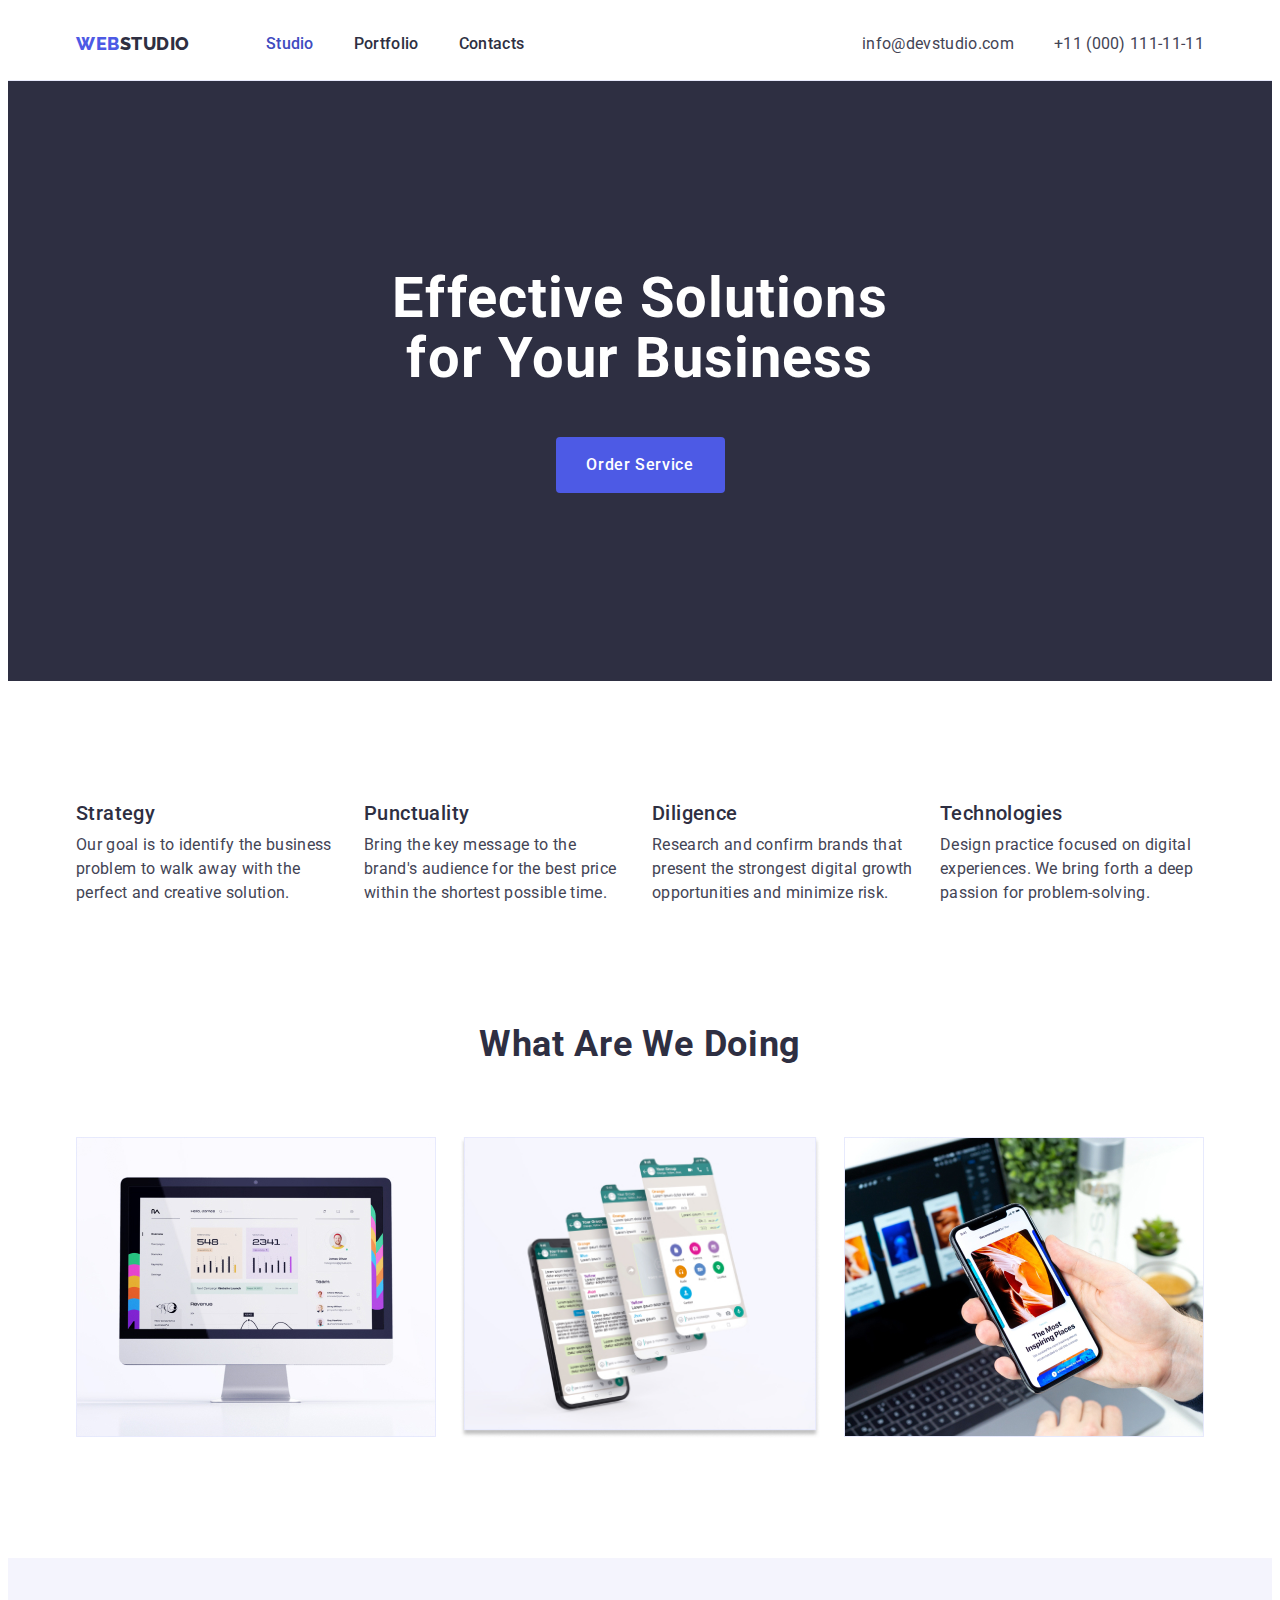
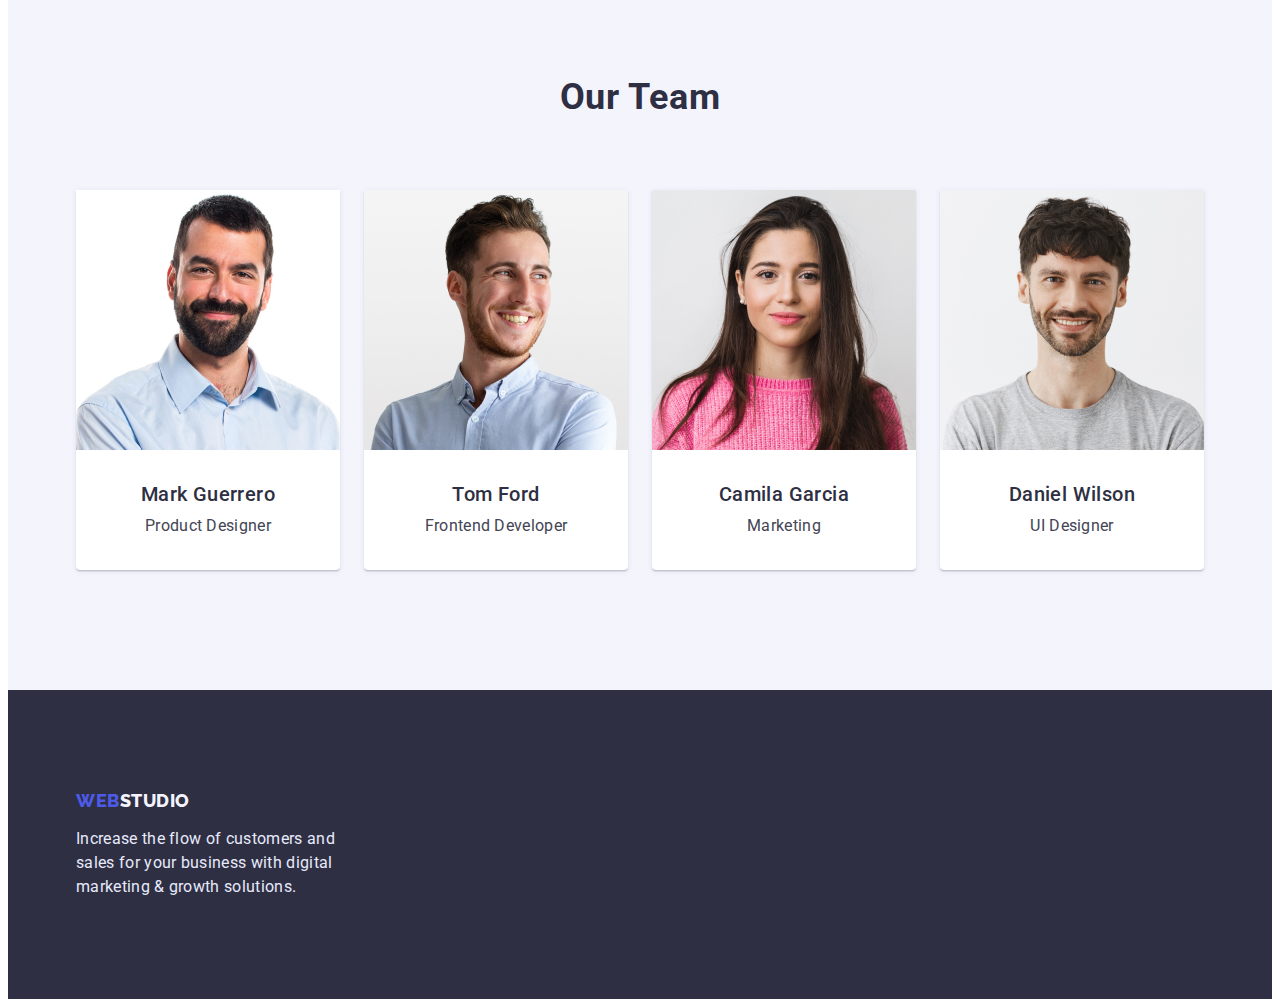
<file: index.html>
<!DOCTYPE html>
<html lang="en">
  <head>
    <meta charset="UTF-8" />
    <meta http-equiv="X-UA-Compatible" content="IE=edge" />
    <meta name="viewport" content="width=device-width, initial-scale=1.0" />
    <title>WebStudio</title>
    <link rel="preconnect" href="https://fonts.googleapis.com" />
    <link rel="preconnect" href="https://fonts.gstatic.com" crossorigin />
    <link
      href="https://fonts.googleapis.com/css2?family=Raleway:wght@800&family=Roboto:wght@400;500;700;900&display=swap"
      rel="stylesheet"
    />
    <link
      rel="stylesheet"
      href="https://cdnjs.cloudflare.com/ajax/libs/modern-normalize/1.1.0/modern-normalize.min.css"
      integrity="sha512-wpPYUAdjBVSE4KJnH1VR1HeZfpl1ub8YT/NKx4PuQ5NmX2tKuGu6U/JRp5y+Y8XG2tV+wKQpNHVUX03MfMFn9Q=="
      crossorigin="anonymous"
      referrerpolicy="no-referrer"
    />
    <link rel="stylesheet" href="./css/styles.css" />
  </head>
  <body>
    <header class="header">
      <div class="container header-container">
        <nav class="header_navigation">
          <a class="header-logo link" href="./index.html"
            ><span class="header-web">Web</span>Studio</a
          >
          <ul class="header-list list">
            <li class="header-item">
              <a class="header-link current link" href="./index.html">Studio</a>
            </li>
            <li class="header-item">
              <a class="header-link link" href="./portfolio.html">Portfolio</a>
            </li>
            <li class="header-item">
              <a class="header-link link" href="">Contacts</a>
            </li>
          </ul>
        </nav>
        <address class="adress">
          <ul class="adress-list list">
            <li class="adress-item">
              <a class="adress-link link" href="mailto:info@devstudio.com"
                >info@devstudio.com</a
              >
            </li>
            <li class="adress-item">
              <a class="adress-link link" href="tel:+110001111111"
                >+11 (000) 111-11-11</a
              >
            </li>
          </ul>
        </address>
      </div>
    </header>
    <main>
      <section class="hero">
        <div class="container">
          <h1 class="hero-title">Effective Solutions for Your Business</h1>
          <button class="hero-button" type="button">Order Service</button>
        </div>
      </section>
      <section class="features">
        <div class="container">
          <h2 class="visually-hidden">Features</h2>
          <ul class="features-list list">
            <li class="features-item">
              <h3 class="features-subtitle">Strategy</h3>
              <p class="features-text text">
                Our goal is to identify the business problem to walk away with
                the perfect and creative solution.
              </p>
            </li>
            <li class="features-item">
              <h3 class="features-subtitle">Punctuality</h3>
              <p class="features-text text">
                Bring the key message to the brand's audience for the best price
                within the shortest possible time.
              </p>
            </li>
            <li class="features-item">
              <h3 class="features-subtitle">Diligence</h3>
              <p class="features-text text">
                Research and confirm brands that present the strongest digital
                growth opportunities and minimize risk.
              </p>
            </li>
            <li class="features-item">
              <h3 class="features-subtitle">Technologies</h3>
              <p class="features-text text">
                Design practice focused on digital experiences. We bring forth a
                deep passion for problem-solving.
              </p>
            </li>
          </ul>
        </div>
      </section>
      <section class="doing">
        <div class="container">
          <h2 class="doing-title">What are we doing</h2>
          <ul class="doing-list list">
            <li class="doing-item">
              <img
                src="./images/img1.jpg"
                alt="photo of computer"
                width="360"
              />
            </li>
            <li class="doing-item">
              <img
                src="./images/img2.jpg"
                alt="photo of screens mobile"
                width="360"
              />
            </li>
            <li class="doing-item">
              <img src="./images/img3.jpg" alt="photo of mobile" width="360" />
            </li>
          </ul>
        </div>
      </section>
      <section class="team">
        <div class="container">
          <h2 class="team-title">Our Team</h2>
          <ul class="team-list list">
            <li class="team-item">
              <img
                src="./images/teamcard1.jpg"
                alt="photo Product Designer"
                width="264"
              />
              <div class="team-cont">
                <h3 class="team-subtitle">Mark Guerrero</h3>
                <p class="team-text text">Product Designer</p>
              </div>
            </li>
            <li class="team-item">
              <img
                src="./images/teamcard2.jpg"
                alt="photo Frontend Developer"
                width="264"
              />
              <div class="team-cont">
                <h3 class="team-subtitle">Tom Ford</h3>
                <p class="team-text text">Frontend Developer</p>
              </div>
            </li>
            <li class="team-item">
              <img
                src="./images/teamcard3.jpg"
                alt="photo Marketing"
                width="264"
              />
              <div class="team-cont">
                <h3 class="team-subtitle">Camila Garcia</h3>
                <p class="team-text text">Marketing</p>
              </div>
            </li>
            <li class="team-item">
              <img
                src="./images/teamcard4.jpg"
                alt="photo UI Designer"
                width="264"
              />
              <div class="team-cont">
                <h3 class="team-subtitle">Daniel Wilson</h3>
                <p class="team-text text">UI Designer</p>
              </div>
            </li>
          </ul>
        </div>
      </section>
    </main>
    <footer class="footer">
      <div class="container">
        <a class="footer-logo link" href="./index.html"
          ><span class="footer-web">Web</span>Studio</a
        >
        <p class="footer-text text">
          Increase the flow of customers and sales for your business with
          digital marketing & growth solutions.
        </p>
      </div>
    </footer>
  </body>
</html>
</file>
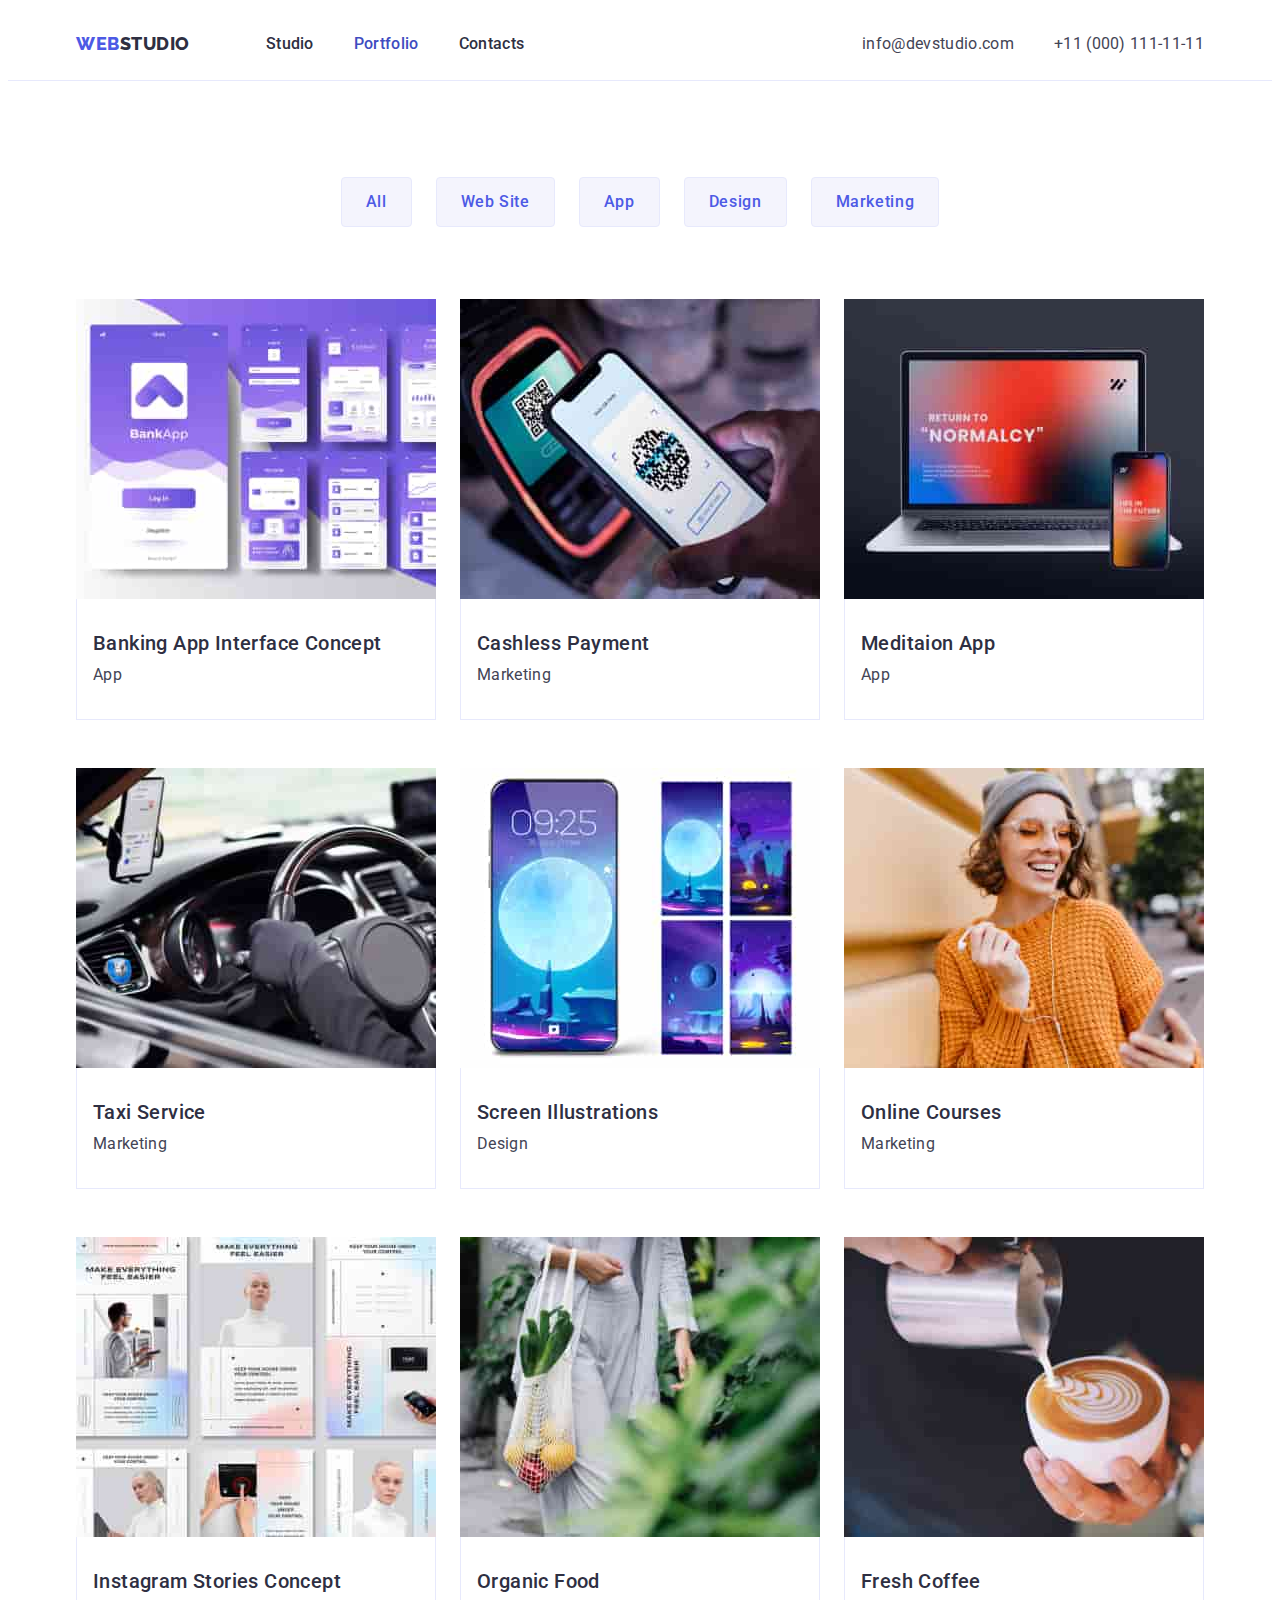
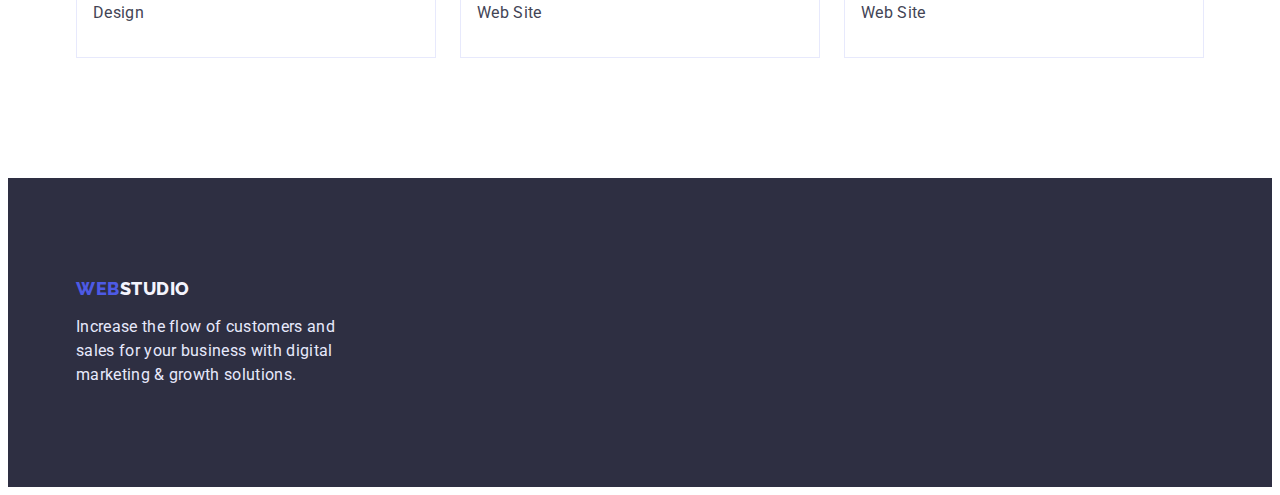
<file: portfolio.html>
<!DOCTYPE html>
<html lang="en">
  <head>
    <meta charset="UTF-8" />
    <meta http-equiv="X-UA-Compatible" content="IE=edge" />
    <meta name="viewport" content="width=device-width, initial-scale=1.0" />
    <title>WebStudio</title>
    <link rel="preconnect" href="https://fonts.googleapis.com" />
    <link rel="preconnect" href="https://fonts.gstatic.com" crossorigin />
    <link
      href="https://fonts.googleapis.com/css2?family=Raleway:wght@800&family=Roboto:wght@400;500;700;900&display=swap"
      rel="stylesheet"
    />
    <link
      rel="stylesheet"
      href="https://cdnjs.cloudflare.com/ajax/libs/modern-normalize/1.1.0/modern-normalize.min.css"
      integrity="sha512-wpPYUAdjBVSE4KJnH1VR1HeZfpl1ub8YT/NKx4PuQ5NmX2tKuGu6U/JRp5y+Y8XG2tV+wKQpNHVUX03MfMFn9Q=="
      crossorigin="anonymous"
      referrerpolicy="no-referrer"
    />
    <link rel="stylesheet" href="./css/styles.css" />
  </head>
  <body>
    <header class="header">
      <div class="container header-container">
        <nav class="header_navigation">
          <a class="header-logo link" href="./index.html"
            ><span class="header-web">Web</span>Studio</a
          >
          <ul class="header-list list">
            <li class="header-item">
              <a class="header-link link" href="./index.html">Studio</a>
            </li>
            <li class="header-item">
              <a class="header-link current link" href="./portfolio.html"
                >Portfolio</a
              >
            </li>
            <li class="header-item">
              <a class="header-link link" href="">Contacts</a>
            </li>
          </ul>
        </nav>
        <address class="adress">
          <ul class="adress-list list">
            <li class="adress-item">
              <a class="adress-link link" href="mailto:info@devstudio.com"
                >info@devstudio.com</a
              >
            </li>
            <li class="adress-item">
              <a class="adress-link link" href="tel:+110001111111"
                >+11 (000) 111-11-11</a
              >
            </li>
          </ul>
        </address>
      </div>
    </header>
    <main>
      <section class="portfolio">
        <div class="container">
          <h1 class="works visually-hidden">Our works</h1>
          <ul class="works-list list">
            <li class="works-item">
              <button class="works-button" type="button">All</button>
            </li>
            <li class="works-item">
              <button class="works-button" type="button">Web Site</button>
            </li>
            <li class="works-item">
              <button class="works-button" type="button">App</button>
            </li>
            <li class="works-item">
              <button class="works-button" type="button">Design</button>
            </li>
            <li class="works-item">
              <button class="works-button" type="button">Marketing</button>
            </li>
          </ul>
          <ul class="offers-list list">
            <li class="offers-item">
              <a class="offers-link link" href=""
                ><img
                  src="./images/bankingapp.jpg"
                  alt="Banking app"
                  width="360"
                />
                <div class="offers-choice">
                  <h2 class="offers-title">Banking App Interface Concept</h2>
                  <p class="offers-text">App</p>
                </div></a
              >
            </li>

            <li class="offers-item">
              <a class="offers-link link" href=""
                ><img
                  src="./images/cashlesspayment.jpg"
                  alt="Mobile telephone"
                  width="360"
                />
                <div class="offers-choice">
                  <h2 class="offers-title">Cashless Payment</h2>
                  <p class="offers-text">Marketing</p>
                </div></a
              >
            </li>

            <li class="offers-item">
              <a class="offers-link link" href=""
                ><img
                  src="./images/meditaioonapp.jpg"
                  alt="Computer and mobile"
                  width="360"
                />
                <div class="offers-choice">
                  <h2 class="offers-title">Meditaion App</h2>
                  <p class="offers-text">App</p>
                </div></a
              >
            </li>

            <li class="offers-item">
              <a class="offers-link link" href=""
                ><img
                  src="./images/taxiservice.jpg"
                  alt="Venicle interior"
                  width="360"
                />
                <div class="offers-choice">
                  <h2 class="offers-title">Taxi Service</h2>
                  <p class="offers-text">Marketing</p>
                </div></a
              >
            </li>

            <li class="offers-item">
              <a class="offers-link link" href=""
                ><img
                  src="./images/screenillustr.jpg"
                  alt="Screenshots"
                  width="360"
                />
                <div class="offers-choice">
                  <h2 class="offers-title">Screen Illustrations</h2>
                  <p class="offers-text">Design</p>
                </div></a
              >
            </li>

            <li class="offers-item">
              <a class="offers-link link" href=""
                ><img
                  src="./images/onlinecourses.jpg"
                  alt="Girl with mobile"
                  width="360"
                />
                <div class="offers-choice">
                  <h2 class="offers-title">Online Courses</h2>
                  <p class="offers-text">Marketing</p>
                </div></a
              >
            </li>

            <li class="offers-item">
              <a class="offers-link link" href=""
                ><img
                  src="./images/instagramstories.jpg"
                  alt="Image from instagram"
                  width="360"
                />
                <div class="offers-choice">
                  <h2 class="offers-title">Instagram Stories Concept</h2>
                  <p class="offers-text">Design</p>
                </div></a
              >
            </li>

            <li class="offers-item">
              <a class="offers-link link" href=""
                ><img
                  src="./images/organicfood.jpg"
                  alt="Bag with food"
                  width="360"
                />
                <div class="offers-choice">
                  <h2 class="offers-title">Organic Food</h2>
                  <p class="offers-text">Web Site</p>
                </div></a
              >
            </li>

            <li class="offers-item">
              <a class="offers-link link" href=""
                ><img
                  src="./images/freshcofee.jpg"
                  alt="Cup of coffe"
                  width="360"
                />
                <div class="offers-choice">
                  <h2 class="offers-title">Fresh Coffee</h2>
                  <p class="offers-text">Web Site</p>
                </div></a
              >
            </li>
          </ul>
        </div>
      </section>
    </main>
    <footer class="footer">
      <div class="container">
        <a class="footer-logo link" href="./index.html"
          ><span class="footer-web">Web</span>Studio</a
        >
        <p class="footer-text text">
          Increase the flow of customers and sales for your business with
          digital marketing & growth solutions.
        </p>
      </div>
    </footer>
  </body>
</html>
</file>
<file: css/styles.css>
:root {
  --main-text-color: #2e2f42;
  --second-text-color: #434455;
  --main-backgraund-color: #ffffff;
  --accent-active-color: #404bbf;
  --accent-passive-color: #4d5ae5;
  --footer-text-color: #e7e9fc;
  --footer-logo-color: #f4f4fd;
  --typical-lh: 1.5;
}
* {
  box-sizing: border-box;
}
p,
h1,
h2,
h3,
h4,
h5,
h6 {
  margin: 0;
}
ul {
  margin: 0;
  padding: 0;
}
body {
  font-family: 'Roboto', sans-serif;
  background-color: var(--main-backgraund-color);
  color: var(--main-text-color);
}
.container {
  width: 1158px;
  padding: 0 15px;
  margin: 0 auto;
}
.link {
  text-decoration: none;
}
.list {
  list-style: none;
}
.text {
  font-size: 16px;
  line-height: var(--typical-lh);
  letter-spacing: 0.02em;
}
img {
  display: block;
  max-width: 100%;
  height: auto;
}
/*----------------------------Header----------------------------*/
.header {
  background-color: var(--main-backgraund-color);
  border-bottom: 1px solid var(--footer-text-color);
}
.header-container {
  display: flex;
  padding-top: 24px;
  padding-bottom: 24px;
  align-items: center;
}
.header_navigation {
  display: flex;
}
.header-logo {
  font-family: 'Raleway', sans-serif;
  font-weight: 800;
  font-size: 18px;
  line-height: 1.33;
  letter-spacing: 0.03em;
  text-transform: uppercase;
  color: var(--main-text-color);
  margin-right: 76px;
}
.header-list {
  display: flex;
  gap: 40px;
}
.header-item {
}
.header-link {
  font-weight: 500;
  font-size: 16px;
  line-height: var(--typical-lh);
  letter-spacing: 0.02em;
  color: var(--main-text-color);
}
.header-web {
  color: var(--accent-passive-color);
}
.header-link:hover,
.header-link:focus,
.header-link.current {
  color: var(--accent-active-color);
}
.adress {
  margin-left: auto;
}
.adress-list {
  display: flex;
  gap: 40px;
}
.adress-item {
}
.adress-link {
  font-style: normal;
  font-weight: 400;
  font-size: 16px;
  line-height: var(--typical-lh);
  letter-spacing: 0.02em;
  color: var(--second-text-color);
  padding-top: 10px;
  padding-bottom: 10px;
}
.adress-link:hover,
.adress-link:focus {
  color: var(--accent-active-color);
}
/*----------------------------Hero----------------------------*/
.hero {
  background-color: var(--main-text-color);
  padding-top: 188px;
  padding-bottom: 188px;
}
.hero-title {
  font-size: 56px;
  text-align: center;
  line-height: 1.07;
  letter-spacing: 0.02em;
  color: var(--main-backgraund-color);
  max-width: 496px;
  margin: auto;
  margin-bottom: 48px;
}
.hero-button {
  margin: 0 auto;
  display: block;
  font-family: inherit;
  font-weight: 500;
  font-size: 16px;
  line-height: var(--typical-lh);
  letter-spacing: 0.04em;
  background-color: var(--accent-passive-color);
  color: var(--main-backgraund-color);
  cursor: pointer;
  width: 169px;
  height: 56px;
  border: none;
  border-radius: 4px;
}
.hero-button:hover,
.hero-button:focus {
  background-color: var(--accent-active-color);
}
/*----------------------------Features----------------------------*/
.features {
  padding-bottom: 120px;
  padding-top: 120px;
}
.visually-hidden {
  position: absolute;
  white-space: nowrap;
  width: 1px;
  height: 1px;
  overflow: hidden;
  border: 0;
  padding: 0;
  clip: rect(0 0 0 0);
  clip-path: inset(50%);
  margin: -1px;
}
.features-list {
  display: flex;
  gap: 24px;
}
.features-item {
  flex-basis: calc((100% - 72px) / 4);
}
.features-subtitle {
  font-weight: 500;
  font-size: 20px;
  line-height: 1.2;
  letter-spacing: 0.02em;
  color: var(--main-text-color);
  margin-bottom: 8px;
}
.features-text {
  color: var(--second-text-color);
}
/*----------------------------Doing----------------------------*/
.doing {
  padding-bottom: 120px;
}
.doing-title {
  font-size: 36px;
  line-height: 1.11;
  letter-spacing: 0.02em;
  color: var(--main-text-color);
  text-align: center;
  text-transform: capitalize;
  margin-bottom: 72px;
}
.doing-list {
  display: flex;
  gap: 24px;
}
.doing-item {
  width: calc((100% - 48px) / 3);
}
/*----------------------------Team----------------------------*/
.team {
  background-color: var(--footer-logo-color);
  padding-top: 120px;
  padding-bottom: 120px;
}
.team-title {
  font-size: 36px;
  line-height: 1.11;
  letter-spacing: 0.02em;
  text-transform: capitalize;
  color: var(--main-text-color);
  margin-bottom: 72px;
  text-align: center;
  text-transform: capitalize;
}
.team-list {
  display: flex;
  gap: 24px;
}
.team-item {
  background-color: var(--main-backgraund-color);
  width: calc((100% -72px) / 4);
  box-shadow: 0px 1px 6px rgba(46, 47, 66, 0.08),
    0px 1px 1px rgba(46, 47, 66, 0.16), 0px 2px 1px rgba(46, 47, 66, 0.08);
  border-radius: 0px 0px 4px 4px;
}
.team-cont {
  padding-top: 32px;
  padding-bottom: 32px;
}
.team-subtitle {
  font-weight: 500;
  font-size: 20px;
  line-height: 1.2;
  letter-spacing: 0.02em;
  color: var(--main-text-color);
  text-align: center;
}
.team-text {
  margin-top: 8px;
  color: var(--second-text-color);
  text-align: center;
}
/*----------------------------Footer----------------------------*/
.footer {
  background: var(--main-text-color);
  padding-top: 100px;
  padding-bottom: 100px;
}
.footer-logo {
  font-family: 'Raleway';
  font-weight: 800;
  font-size: 18px;
  line-height: 1.17;
  letter-spacing: 0.03em;
  text-transform: uppercase;
  color: var(--footer-logo-color);
}
.footer-web {
  color: var(--accent-passive-color);
}
.footer-text {
  font-weight: 400;
  color: var(--footer-text-color);
  width: 264px;
  margin-top: 16px;
}

/*----------------------------Portfolio----------------------------*/
.portfolio {
  background-color: var(--main-backgraund-color);
  padding-top: 96px;
  padding-bottom: 120px;
}
.works-list {
  display: flex;
  justify-content: center;
  gap: 24px;
  margin-bottom: 72px;
}
.works-item {
}
.works-button {
  font-family: inherit;
  font-weight: 500;
  font-size: 16px;
  line-height: var(--typical-lh);
  letter-spacing: 0.04em;
  color: var(--accent-passive-color);
  cursor: pointer;
  padding: 12px 24px;
  border-radius: 4px;
  border: 1px solid var(--footer-text-color);
  background-color: var(--footer-logo-color);
}
.works-button:hover,
.works-button:focus {
  background-color: var(--accent-active-color);
  color: var(--main-backgraund-color);
  box-shadow: 0px 3px 1px rgba(0, 0, 0, 0.1), 0px 2px 1px rgba(0, 0, 0, 0.08),
    0px 2px 2px rgba(0, 0, 0, 0.12);
}
.offers-list {
  display: flex;
  flex-wrap: wrap;
  column-gap: 24px;
  row-gap: 48px;
}
.offers-item {
  background-color: var(--main-backgraund-color);
  width: calc((100% - 48px) / 3);
}
.offers-link:hover,
.offers-link:focus {
  background-color: var(--accent-passive-color);
}
.offers-choice {
  padding-top: 32px;
  padding-bottom: 32px;
  padding-left: 16px;
  border-left: 1px solid var(--footer-text-color);
  border-right: 1px solid var(--footer-text-color);
  border-bottom: 1px solid var(--footer-text-color);
}
.offers-title {
  font-weight: 500;
  font-size: 20px;
  line-height: 1.2;
  letter-spacing: 0.02em;
  color: var(--main-text-color);
}
.offers-text {
  margin-top: 8px;
  color: var(--second-text-color);
  font-size: 16px;
  line-height: var(--typical-lh);
  letter-spacing: 0.02em;
}
</file>
